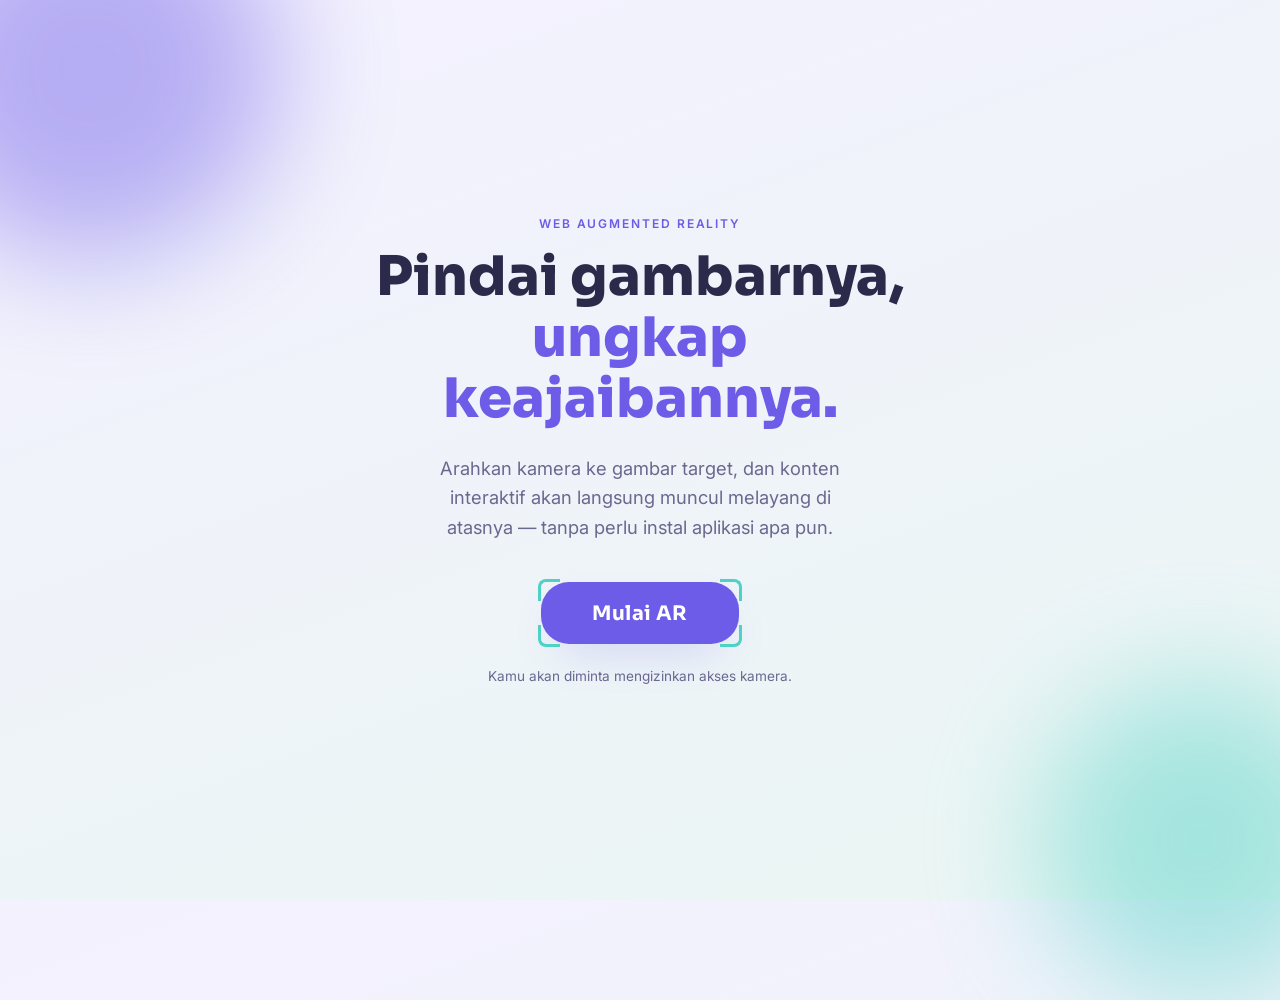
<file: index.html>
<!DOCTYPE html>
<html lang="id">
<head>
  <meta charset="UTF-8" />
  <meta name="viewport" content="width=device-width, initial-scale=1.0, maximum-scale=1, user-scalable=no" />
  <title>ScanReveal — WebAR Image Tracking</title>
  <meta name="description" content="Arahkan kamera ke gambar target dan lihat konten AR muncul secara langsung." />

  <!-- Favicon kecil bertema "viewfinder" (boleh diganti) -->
  <link rel="icon" href="data:image/svg+xml,%3Csvg xmlns='http://www.w3.org/2000/svg' viewBox='0 0 24 24'%3E%3Crect width='24' height='24' rx='6' fill='%236C5CE7'/%3E%3Cpath d='M4 8V5a1 1 0 0 1 1-1h3M20 8V5a1 1 0 0 1-1-1h-3M4 16v3a1 1 0 0 0 1 1h3M20 16v3a1 1 0 0 1-1 1h-3' stroke='%234FD1C5' stroke-width='2' fill='none' stroke-linecap='round'/%3E%3C/svg%3E" />

  <!-- Google Fonts: Sora (display) + Inter (body) -->
  <link rel="preconnect" href="https://fonts.googleapis.com" />
  <link rel="preconnect" href="https://fonts.gstatic.com" crossorigin />
  <link href="https://fonts.googleapis.com/css2?family=Inter:wght@400;500;600&family=Sora:wght@600;700;800&display=swap" rel="stylesheet" />

  <link rel="stylesheet" href="style.css" />
</head>
<body class="page-landing">

  <!-- Blob dekoratif lembut di background, murni CSS, tidak menghalangi teks -->
  <div class="bg-blob bg-blob--one" aria-hidden="true"></div>
  <div class="bg-blob bg-blob--two" aria-hidden="true"></div>

  <main class="landing">
    <p class="landing__eyebrow">WEB AUGMENTED REALITY</p>

    <!-- ✏️ EDIT DI SINI: judul & deskripsi landing page -->
    <h1 class="landing__title">Pindai gambarnya,<br /><span>ungkap keajaibannya.</span></h1>
    <p class="landing__desc">
      Arahkan kamera ke gambar target, dan konten interaktif akan langsung muncul
      melayang di atasnya — tanpa perlu instal aplikasi apa pun.
    </p>

    <!-- Tombol utama masuk ke halaman kamera AR -->
    <button id="startArBtn" class="scan-button corner-frame" type="button">
      <span class="corner tl"></span>
      <span class="corner tr"></span>
      <span class="corner bl"></span>
      <span class="corner br"></span>
      <span class="scan-button__label">Mulai AR</span>
    </button>

    <p class="landing__hint">Kamu akan diminta mengizinkan akses kamera.</p>
  </main>

  <!-- ============================================================
       OVERLAY TRANSISI
       Muncul sesaat setelah tombol "Mulai AR" ditekan, sebelum
       browser pindah ke ar.html. Durasinya diatur di script.js.
       ============================================================ -->
  <div id="transitionOverlay" class="transition-overlay" aria-hidden="true">
    <div class="transition-overlay__frame corner-frame">
      <span class="corner tl"></span>
      <span class="corner tr"></span>
      <span class="corner bl"></span>
      <span class="corner br"></span>
    </div>
    <p class="transition-overlay__text">Menyiapkan kamera…</p>
  </div>

  <script src="script.js"></script>
</body>
</html>
</file>
<file: style.css>
/* ============================================================================
   STYLE.CSS
   Dipakai bersama oleh index.html (landing page) dan ar.html (halaman AR).
   Struktur file ini:
   1. Reset & base
   2. Design tokens (warna, font, radius, spacing) — ✏️ paling sering diedit
   3. Background blob dekoratif (landing)
   4. Landing hero
   5. Komponen "corner-frame" (bingkai sudut ala viewfinder kamera) — dipakai ulang
   6. Tombol "Mulai AR"
   7. Overlay transisi (index.html -> ar.html)
   8. Halaman AR: loading / error / scan guide / tombol kembali
   9. Responsive
   10. Preferensi aksesibilitas (reduced motion)
   ============================================================================ */

/* ---------------------------------------------------------------------- */
/* 1. RESET & BASE                                                        */
/* ---------------------------------------------------------------------- */
* {
  box-sizing: border-box;
  margin: 0;
  padding: 0;
}

html, body {
  height: 100%;
}

body {
  font-family: var(--font-body);
  color: var(--color-ink);
  -webkit-font-smoothing: antialiased;
  overflow-x: hidden;
}

button {
  font-family: inherit;
  cursor: pointer;
  border: none;
  background: none;
}

img, video {
  max-width: 100%;
  display: block;
}

/* ---------------------------------------------------------------------- */
/* 2. DESIGN TOKENS — ✏️ ganti warna / font di sini untuk restyle cepat   */
/* ---------------------------------------------------------------------- */
:root {
  /* Warna latar (gradien lembut lavender -> mint) */
  --color-bg-a: #f4f1ff;
  --color-bg-b: #eaf6f3;

  /* Warna teks */
  --color-ink: #2c2a4a;       /* teks utama, indigo gelap lembut (bukan hitam pekat) */
  --color-ink-soft: #6b6890;  /* teks sekunder / deskripsi */

  /* Warna aksen */
  --color-primary: #6c5ce7;      /* tombol utama, judul aksen */
  --color-primary-deep: #5642d6; /* hover / active */
  --color-accent: #4fd1c5;       /* bingkai sudut "viewfinder", elemen scan */
  --color-warn: #e8735c;         /* status error, dipakai secukupnya saja */

  --color-surface: #ffffff;

  /* Tipografi */
  --font-display: "Sora", system-ui, sans-serif;
  --font-body: "Inter", system-ui, sans-serif;

  /* Radius & spacing */
  --radius-lg: 28px;
  --radius-md: 16px;
  --space-1: 0.5rem;
  --space-2: 1rem;
  --space-3: 1.5rem;
  --space-4: 2.5rem;
  --space-5: 4rem;

  /* Bayangan lembut */
  --shadow-soft: 0 20px 45px -20px rgba(108, 92, 231, 0.35);
}

/* ---------------------------------------------------------------------- */
/* 3. BACKGROUND BLOB DEKORATIF (hanya landing page)                      */
/* ---------------------------------------------------------------------- */
body.page-landing {
  min-height: 100vh;
  background: linear-gradient(160deg, var(--color-bg-a) 0%, var(--color-bg-b) 100%);
  position: relative;
  display: flex;
  align-items: center;
  justify-content: center;
  padding: var(--space-3);
}

.bg-blob {
  position: absolute;
  border-radius: 50%;
  filter: blur(60px);
  opacity: 0.45;
  z-index: 0;
  pointer-events: none;
}

.bg-blob--one {
  width: 380px;
  height: 380px;
  top: -120px;
  left: -100px;
  background: var(--color-primary);
}

.bg-blob--two {
  width: 320px;
  height: 320px;
  bottom: -100px;
  right: -80px;
  background: var(--color-accent);
}

/* ---------------------------------------------------------------------- */
/* 4. LANDING HERO                                                        */
/* ---------------------------------------------------------------------- */
.landing {
  position: relative;
  z-index: 1;
  max-width: 560px;
  width: 100%;
  text-align: center;
  display: flex;
  flex-direction: column;
  align-items: center;
  gap: var(--space-2);
}

.landing__eyebrow {
  font-family: var(--font-body);
  font-weight: 600;
  font-size: 0.75rem;
  letter-spacing: 0.16em;
  color: var(--color-primary);
  text-transform: uppercase;
}

.landing__title {
  font-family: var(--font-display);
  font-weight: 800;
  font-size: clamp(2.1rem, 5vw + 1rem, 3.4rem);
  line-height: 1.12;
  color: var(--color-ink);
}

.landing__title span {
  color: var(--color-primary);
}

.landing__desc {
  font-size: clamp(1rem, 1.2vw + 0.7rem, 1.15rem);
  line-height: 1.6;
  color: var(--color-ink-soft);
  max-width: 440px;
  margin-top: var(--space-1);
}

.landing__hint {
  font-size: 0.85rem;
  color: var(--color-ink-soft);
  margin-top: var(--space-1);
}

/* ---------------------------------------------------------------------- */
/* 5. KOMPONEN "CORNER-FRAME"                                             */
/* Elemen signature: bingkai 4 sudut ala viewfinder kamera.               */
/* Dipakai ulang di: tombol Mulai AR, overlay transisi, loading, scan     */
/* guide — supaya bahasa visual "kamera & pemindaian" konsisten di        */
/* seluruh alur.                                                         */
/* ---------------------------------------------------------------------- */
.corner-frame {
  position: relative;
}

.corner {
  position: absolute;
  width: 22px;
  height: 22px;
  border: 3px solid var(--color-accent);
  transition: opacity 0.3s ease;
}

.corner.tl { top: -3px;    left: -3px;   border-right: none; border-bottom: none; border-radius: 8px 0 0 0; }
.corner.tr { top: -3px;    right: -3px;  border-left: none;  border-bottom: none; border-radius: 0 8px 0 0; }
.corner.bl { bottom: -3px; left: -3px;   border-right: none; border-top: none;    border-radius: 0 0 0 8px; }
.corner.br { bottom: -3px; right: -3px;  border-left: none;  border-top: none;    border-radius: 0 0 8px 0; }

/* ---------------------------------------------------------------------- */
/* 6. TOMBOL "MULAI AR"                                                   */
/* ---------------------------------------------------------------------- */
.scan-button {
  margin-top: var(--space-3);
  padding: 1.15rem 3.2rem;
  background: var(--color-primary);
  color: #ffffff;
  border-radius: var(--radius-lg);
  box-shadow: var(--shadow-soft);
  transition: transform 0.2s ease, background 0.2s ease, box-shadow 0.2s ease;
  animation: scan-pulse 2.6s ease-in-out infinite;
}

.scan-button:hover {
  background: var(--color-primary-deep);
  transform: translateY(-2px);
}

.scan-button:active {
  transform: translateY(0);
}

.scan-button__label {
  font-family: var(--font-display);
  font-weight: 700;
  font-size: 1.25rem;
  letter-spacing: 0.02em;
}

/* Sudut bingkai tombol berdenyut halus, menandakan "siap memindai" */
@keyframes scan-pulse {
  0%, 100% { box-shadow: var(--shadow-soft); }
  50% { box-shadow: 0 20px 55px -14px rgba(79, 209, 197, 0.55); }
}

/* ---------------------------------------------------------------------- */
/* 7. OVERLAY TRANSISI (index.html -> ar.html)                            */
/* ---------------------------------------------------------------------- */
.transition-overlay {
  position: fixed;
  inset: 0;
  z-index: 50;
  display: flex;
  flex-direction: column;
  align-items: center;
  justify-content: center;
  gap: var(--space-2);
  background: linear-gradient(160deg, var(--color-bg-a) 0%, var(--color-bg-b) 100%);
  opacity: 0;
  visibility: hidden;
  transition: opacity 0.45s ease;
}

.transition-overlay.is-active {
  opacity: 1;
  visibility: visible;
}

.transition-overlay__frame {
  width: 88px;
  height: 88px;
  animation: frame-breathe 1.4s ease-in-out infinite;
}

@keyframes frame-breathe {
  0%, 100% { transform: scale(1); opacity: 1; }
  50% { transform: scale(0.9); opacity: 0.6; }
}

.transition-overlay__text {
  font-family: var(--font-body);
  font-weight: 500;
  color: var(--color-ink-soft);
}

/* ---------------------------------------------------------------------- */
/* 8. HALAMAN AR                                                          */
/* ---------------------------------------------------------------------- */
body.page-ar {
  margin: 0;
  overflow: hidden;
  background: #000;
}
body.page-ar video {
  position: fixed !important;
  top: 0 !important;
  left: 0 !important;
  width: 100vw !important;
  height: 100vh !important;
  object-fit: cover !important;
}

/* Canvas render MindAR (dibuat A-Frame di dalam #arScene) */
body.page-ar canvas.a-canvas {
  position: fixed !important;
  top: 0 !important;
  left: 0 !important;
  width: 100vw !important;
  height: 100vh !important;
}

/* A-Frame menyisipkan tombol VR & modal orientasi bawaan; kita sembunyikan
   karena UI kustom kita sendiri sudah menangani semuanya. */
.a-enter-vr, .a-orientation-modal {
  display: none !important;
}

.ar-overlay {
  position: fixed;
  inset: 0;
  z-index: 40;
  display: flex;
  flex-direction: column;
  align-items: center;
  justify-content: center;
  gap: var(--space-2);
  text-align: center;
  padding: var(--space-3);
  background: rgba(20, 18, 40, 0.92);
  color: #ffffff;
  transition: opacity 0.4s ease;
}

.ar-overlay--loading.is-hidden {
  opacity: 0;
  visibility: hidden;
  pointer-events: none;
}

.ar-overlay--error p {
  max-width: 320px;
  line-height: 1.6;
  color: #ffe3dc;
}

.ar-loading-frame {
  width: 72px;
  height: 72px;
  display: flex;
  align-items: center;
  justify-content: center;
}

.ar-spinner {
  width: 30px;
  height: 30px;
  border-radius: 50%;
  border: 3px solid rgba(255, 255, 255, 0.25);
  border-top-color: var(--color-accent);
  animation: spin 0.8s linear infinite;
}

@keyframes spin {
  to { transform: rotate(360deg); }
}

/* Panduan scan: kotak besar transparan di tengah layar kamera,
   menandai area ideal untuk menaruh gambar target */
.scan-guide {
  position: fixed;
  top: 50%;
  left: 50%;
  transform: translate(-50%, -50%);
  width: min(78vw, 340px);
  aspect-ratio: 1 / 1;
  z-index: 20;
  display: flex;
  align-items: flex-end;
  justify-content: center;
  padding-bottom: var(--space-3);
  transition: opacity 0.35s ease;
  pointer-events: none;
}

.scan-guide.is-hidden {
  opacity: 0;
}

.scan-guide .corner {
  width: 32px;
  height: 32px;
}

.scan-guide__text {
  background: rgba(20, 18, 40, 0.55);
  color: #fff;
  font-size: 0.85rem;
  padding: 0.5rem 1rem;
  border-radius: 999px;
  backdrop-filter: blur(4px);
}

/* Tombol pil (dipakai untuk "Kembali") */
.ar-pill-btn {
  padding: 0.7rem 1.4rem;
  border-radius: 999px;
  background: rgba(20, 18, 40, 0.55);
  color: #ffffff;
  font-weight: 500;
  font-size: 0.9rem;
  backdrop-filter: blur(6px);
  transition: background 0.2s ease;
}

.ar-pill-btn:hover {
  background: rgba(20, 18, 40, 0.8);
}

.ar-pill-btn--floating {
  position: fixed;
  top: var(--space-2);
  left: var(--space-2);
  z-index: 30;
}

/* ---------------------------------------------------------------------- */
/* 9. RESPONSIVE                                                          */
/* ---------------------------------------------------------------------- */
@media (max-width: 480px) {
  .scan-button {
    padding: 1rem 2.4rem;
    width: 100%;
    max-width: 320px;
  }

  .landing__title {
    line-height: 1.18;
  }

  .bg-blob--one, .bg-blob--two {
    width: 240px;
    height: 240px;
  }
}

/* ---------------------------------------------------------------------- */
/* 10. AKSESIBILITAS: hormati preferensi reduced-motion pengguna          */
/* ---------------------------------------------------------------------- */
@media (prefers-reduced-motion: reduce) {
  .scan-button,
  .transition-overlay__frame,
  .ar-spinner {
    animation: none !important;
  }

  .scan-button,
  .ar-overlay,
  .transition-overlay,
  .scan-guide {
    transition: none !important;
  }
}
</file>
